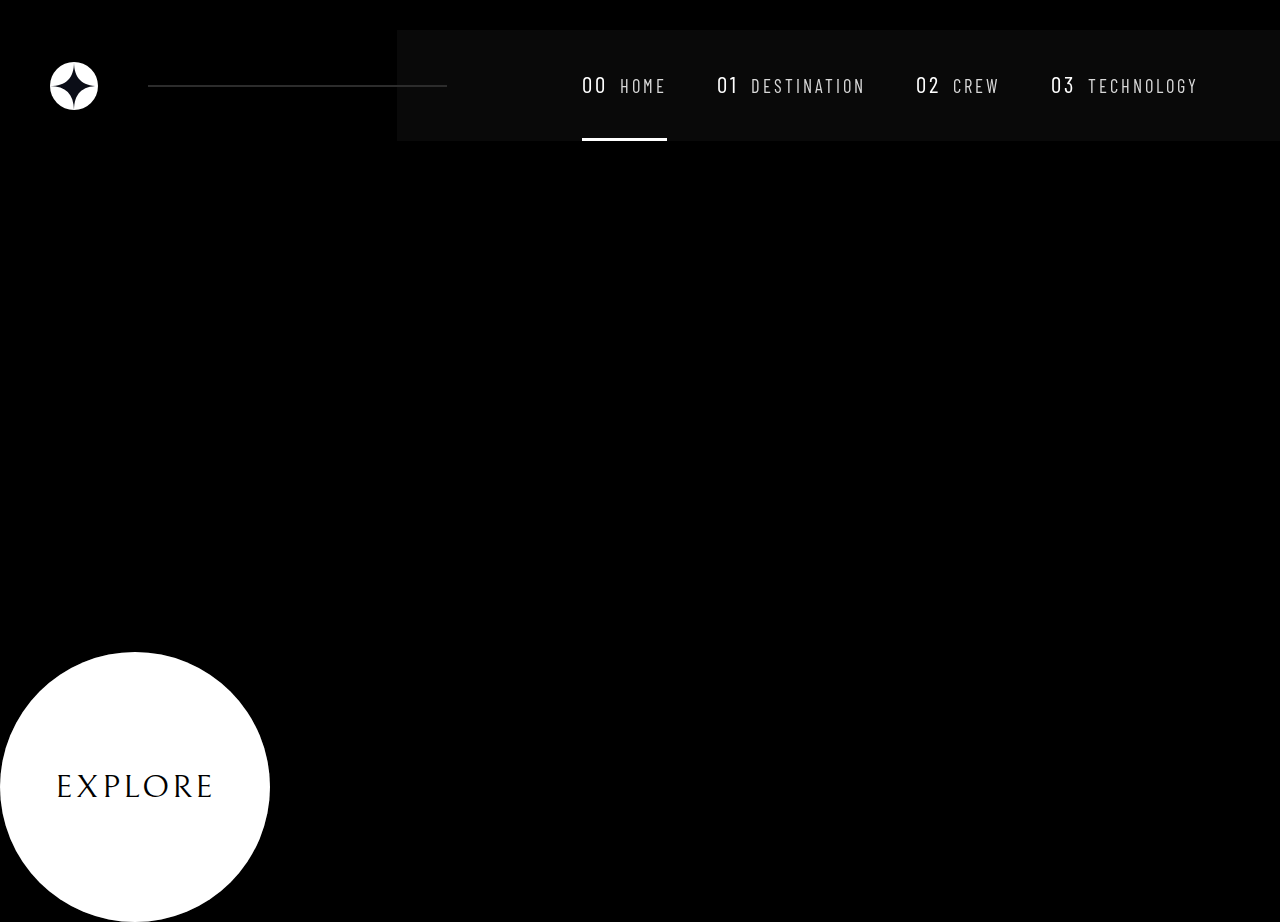
<file: starter-code/web_page/index.html>
<!DOCTYPE html>
<html lang="en">
	<head>
		<meta charset="UTF-8">
		<meta name="viewport" content="width=device-width, initial-scale=1.0">
		<link rel="stylesheet" href="../style.css">
		<link rel="icon" type="image/png" sizes="32x32" href="../assets/favicon-32x32.png">
		<link rel="preconnect" href="https://fonts.googleapis.com" />
		<link rel="preconnect" href="https://fonts.gstatic.com" crossorigin />
		<link href="https://fonts.googleapis.com/css2?family=Barlow+Condensed:wght@400;700&family=Bellefair&family=Barlow:wght@400;700&display=swap" rel="stylesheet"/>
        <link href="https://fonts.googleapis.com/css2?family=Barlow+Condensed&display=swap" rel="stylesheet">
		<script src="../script.js" defer></script>
	<title>Frontend Mentor | Space tourism website</title>
	</head>
	<body>
		<header>
			<img src="../assets/shared/logo.svg" alt="logo" class="img-logo">
			<div class="line-header"></div>
			<nav>
				<ul class="nav-bar">
					<a href="index.html" class="active-hover"><li><span class="number-list">00</span> HOME</li></a>
					<a href="destination.html" class="not-active"><li><span class="number-list">01</span> DESTINATION</li></a>
					<a href="crew.html" class="not-active"><li><span class="number-list">02</span> CREW</li></a>
					<a href="technology.html" class="not-active"><li><span class="number-list">03</span> TECHNOLOGY</li></a>
				</ul>
			</nav>
			<img src="../assets/shared/icon-hamburger.svg" alt="hambuger icon" id="hamburger-icon">
		</header>
		<main>
			<div class="mobile-nav-container">
				<img src="../assets/shared/icon-close.svg" alt="icon close menu" id="icon-close">
				<ul class="mobile-nav">
					<a href="index.html"><li><span class="number-list">00</span> HOME</li></a>
					<a href="destination.html"><li><span class="number-list">01</span> DESTINATION</li></a>
					<a href="crew.html"><li><span class="number-list">02</span> CREW</li></a>
					<a href="technology.html"><li><span class="number-list">03</span> TECHNOLOGY</li></a>
				</ul>
			</div>
			<div class="container">
				<div class="intro-container">
					<p>SO, YOU WANT TO TRAVEL TO</p>
					<p>SPACE</p>
					<p>Let’s face it; if you want to go to space, you might as well genuinely go to 
						outer space and not hover kind of on the edge of it. Well sit back, and relax 
						because we’ll give you a truly out of this world experience!</p>
				</div>
	
	
				<a href="destination.html" class="link-explore">
					<div class="btn-explore">
						EXPLORE
					</div>
				</a>
			</div>
			
		</main>
		<!-- 00 Home
		01 Destination
		02 Crew
		03 Technology

		So, you want to travel to
		Space
		Let’s face it; if you want to go to space, you might as well genuinely go to 
		outer space and not hover kind of on the edge of it. Well sit back, and relax 
		because we’ll give you a truly out of this world experience!

		Explore -->

	</body>
</html>
</file>
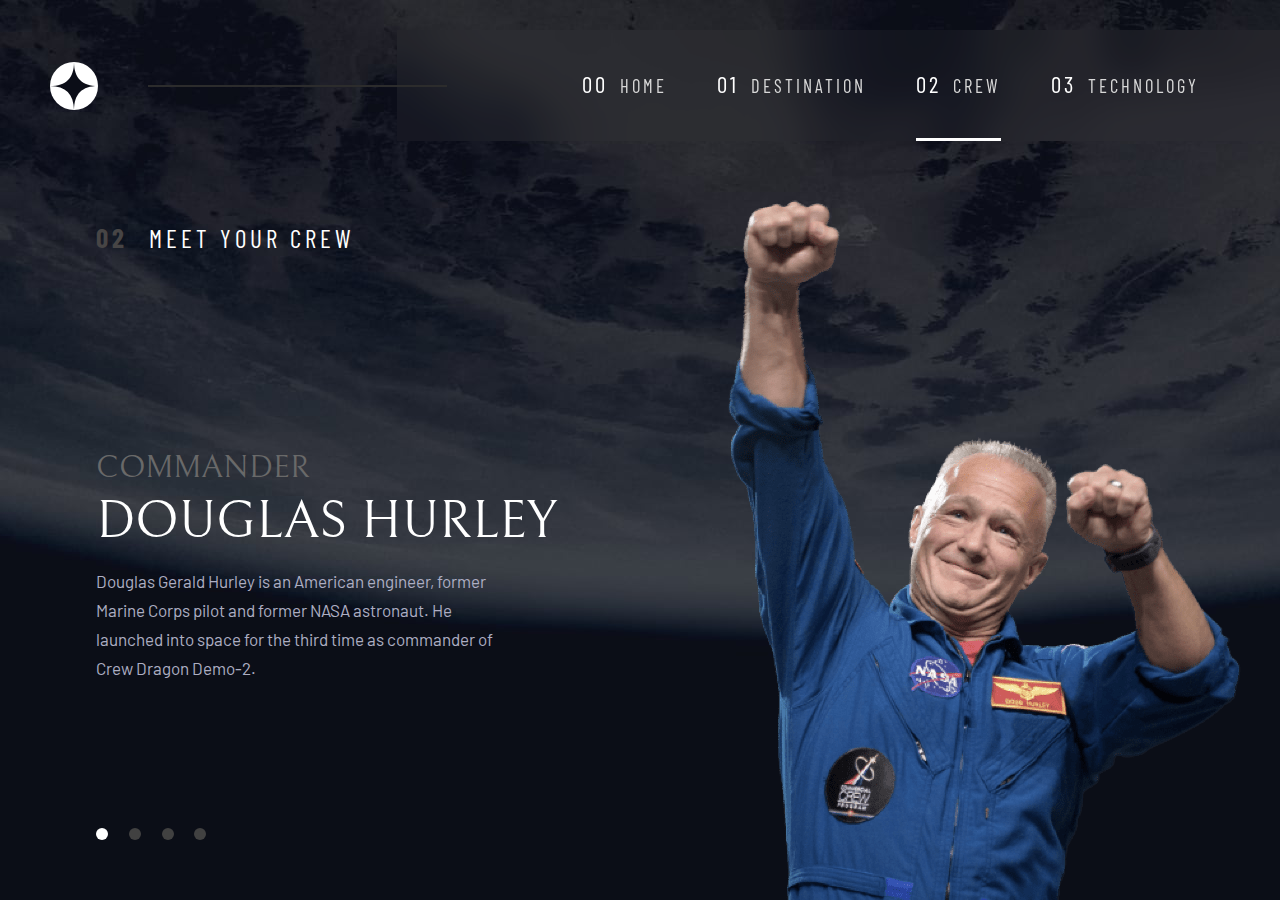
<file: starter-code/page/crew.html>
<!DOCTYPE html>
<html lang="en">
	<head>
		<meta charset="UTF-8">
		<meta name="viewport" content="width=device-width, initial-scale=1.0">
		<link rel="stylesheet" href="../style.css">
		<link rel="icon" type="image/png" sizes="32x32" href="../assets/favicon-32x32.png">
		<link rel="preconnect" href="https://fonts.googleapis.com" />
		<link rel="preconnect" href="https://fonts.gstatic.com" crossorigin />
		<link href="https://fonts.googleapis.com/css2?family=Barlow+Condensed:wght@400;700&family=Bellefair&family=Barlow:wght@400;700&display=swap" rel="stylesheet"/>
        <link href="https://fonts.googleapis.com/css2?family=Barlow+Condensed&display=swap" rel="stylesheet">
		<script src="../script.js" defer></script>
	<title>Space Tourism | Destination</title>
	</head>

	<body class="crew-bc">
		<header>
			<img src="../assets/shared/logo.svg" alt="logo" class="img-logo">
			<div class="line-header"></div>
			<nav>
				<ul class="nav-bar">
					<a href="../../index.html" class="not-active"><li><span class="number-list">00</span> HOME</li></a>
					<a href="../page/destination.html" class="not-active"><li><span class="number-list">01</span> DESTINATION</li></a>
					<a href="../page/crew.html" class="active-hover"><li><span class="number-list">02</span> CREW</li></a>
					<a href="../page/technology.html" class="not-active"><li><span class="number-list">03</span> TECHNOLOGY</li></a>
				</ul>
			</nav>
			<img src="../assets/shared/icon-hamburger.svg" alt="hambuger icon" id="hamburger-icon">
		</header>
			<img src="../assets/crew/image-douglas-hurley.png" alt="Douglas png img" style="display: none;">
			<img src="../assets/crew/image-anousheh-ansari.png" alt="anousheh png img" style="display: none;">
			<img src="../assets/crew/image-mark-shuttleworth.png" alt="mark png img" style="display: none;">
			<img src="../assets/crew/image-victor-glover.png" alt="victor png img" style="display: none;">
			<div class="mobile-nav-container">
				<img src="../assets/shared/icon-close.svg" alt="icon close menu" id="icon-close">
				<ul class="mobile-nav">
					<a href="../../index.html"><li><span class="number-list">00</span> HOME</li></a>
					<a href="../page/destination.html"><li><span class="number-list">01</span> DESTINATION</li></a>
					<a href="../page/crew.html"><li><span class="number-list">02</span> CREW</li></a>
					<a href="../page/technology.html"><li><span class="number-list">03</span> TECHNOLOGY</li></a>
				</ul>
			</div>

			<div class="crew-container">
				<p class="intro-step"><span class="number-step">02</span> MEET YOUR CREW</p>
                <div class="crew-info-container">
                    <div class="crew-info">
						<div>
							<p class="crew-job">Commander</p>
							<p class="crew-name">Douglas Hurley</p>
							<p class="crew-desc">
								Douglas Gerald Hurley is an American engineer, 
								former Marine Corps pilot and former NASA astronaut. 
								He launched into space for the third time as commander 
								of Crew Dragon Demo-2.</p>
						</div>
						<div class="change-crew">
							<span class="btn-change-crew btn-active"></span>
							<span class="btn-change-crew"></span>
							<span class="btn-change-crew"></span>
							<span class="btn-change-crew"></span>
						</div>
					</div>
					<div class="img-crew-container"><img src="../assets/crew/image-douglas-hurley.png" alt="Douglas pmg img" class="crew-img"></div>
					
                </div>
            </div>

	</body>

</html>
</file>
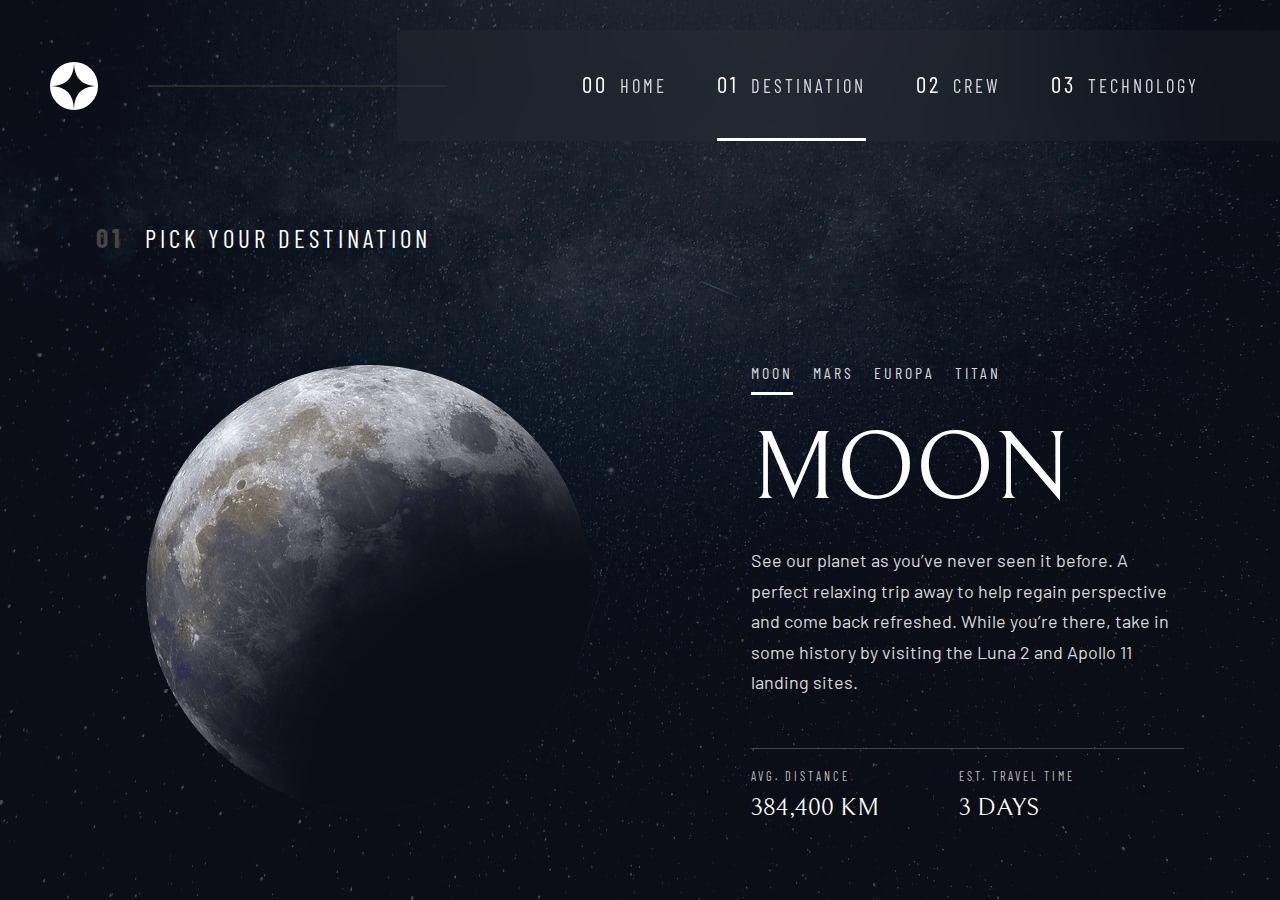
<file: starter-code/page/destination.html>
<!DOCTYPE html>
<html lang="en">
	<head>
		<meta charset="UTF-8">
		<meta name="viewport" content="width=device-width, initial-scale=1.0">
		<link rel="stylesheet" href="../style.css">
		<link rel="icon" type="image/png" sizes="32x32" href="../assets/favicon-32x32.png">
		<link rel="preconnect" href="https://fonts.googleapis.com" />
		<link rel="preconnect" href="https://fonts.gstatic.com" crossorigin />
		<link href="https://fonts.googleapis.com/css2?family=Barlow+Condensed:wght@400;700&family=Bellefair&family=Barlow:wght@400;700&display=swap" rel="stylesheet"/>
        <link href="https://fonts.googleapis.com/css2?family=Barlow+Condensed&display=swap" rel="stylesheet">
		<script src="../script.js" defer></script>
	<title>Space Tourism | Destination</title>
	</head>

	<body class="destination-bc">
		<header>
			<img src="../assets/shared/logo.svg" alt="logo" class="img-logo">
			<div class="line-header"></div>
			<nav>
				<ul class="nav-bar">
					<a href="../../index.html" class="not-active"><li><span class="number-list">00</span> HOME</li></a>
					<a href="../page/destination.html" class="active-hover"><li><span class="number-list">01</span> DESTINATION</li></a>
					<a href="../page/crew.html" class="not-active"><li><span class="number-list">02</span> CREW</li></a>
					<a href="../page/technology.html" class="not-active"><li><span class="number-list">03</span> TECHNOLOGY</li></a>
				</ul>
			</nav>
			<img src="../assets/shared/icon-hamburger.svg" alt="hambuger icon" id="hamburger-icon">
		</header>

			<div class="mobile-nav-container">
				<img src="../assets/shared/icon-close.svg" alt="icon close menu" id="icon-close">
				<ul class="mobile-nav">
					<a href="../../index.html"><li><span class="number-list">00</span> HOME</li></a>
					<a href="../page/destination.html"><li><span class="number-list">01</span> DESTINATION</li></a>
					<a href="../page/crew.html"><li><span class="number-list">02</span> CREW</li></a>
					<a href="../page/technology.html"><li><span class="number-list">03</span> TECHNOLOGY</li></a>
				</ul>
			</div>

			<div class="destination-container">
				<p class="intro-step"><span class="number-step">01</span> PICK YOUR DESTINATION</p>
				<div class="planet-info-container">
					<img src="../assets/destination/image-moon.png" alt="Moon Image" class="planet-img">
					<img src="../assets/destination/image-mars.png" alt="Mars Image" style="display: none;">
					<img src="../assets/destination/image-europa.png" alt="Europa Image" style="display: none;">
					<img src="../assets/destination/image-titan.png" alt="Titan Image" style="display: none;">
					<div class="planet-info">
						<div class="planet-choice">
							<ul id="link-planet">
								<li class="active-hover">MOON</li>
								<li class="not-active">MARS</li>
								<li class="not-active">EUROPA</li>
								<li class="not-active">TITAN</li>
							</ul>
						</div>
						<p class="planet-name">MOON</p>
						<p class="planet-desc">
							See our planet as you’ve never seen it before. A perfect relaxing trip away to help regain perspective and come back refreshed. 
							While you’re there, take in some history by visiting the Luna 2 and Apollo 11 landing sites.
						</p>
						<div class="seperation-line-planet"></div>
						<div class="planet-estimation">
							<div>
								<p class="title-estimation">AVG. DISTANCE</p>
								<p class="desc-estimation" id="planet-distance">384,400 km</p>
							</div>
							<div>
								<p class="title-estimation">EST. TRAVEL TIME</p>
								<p class="desc-estimation" id="planet-travel">3 days</p>
							</div>
						</div>
					</div>
				</div>
			</div>

	</body>

</html>
</file>
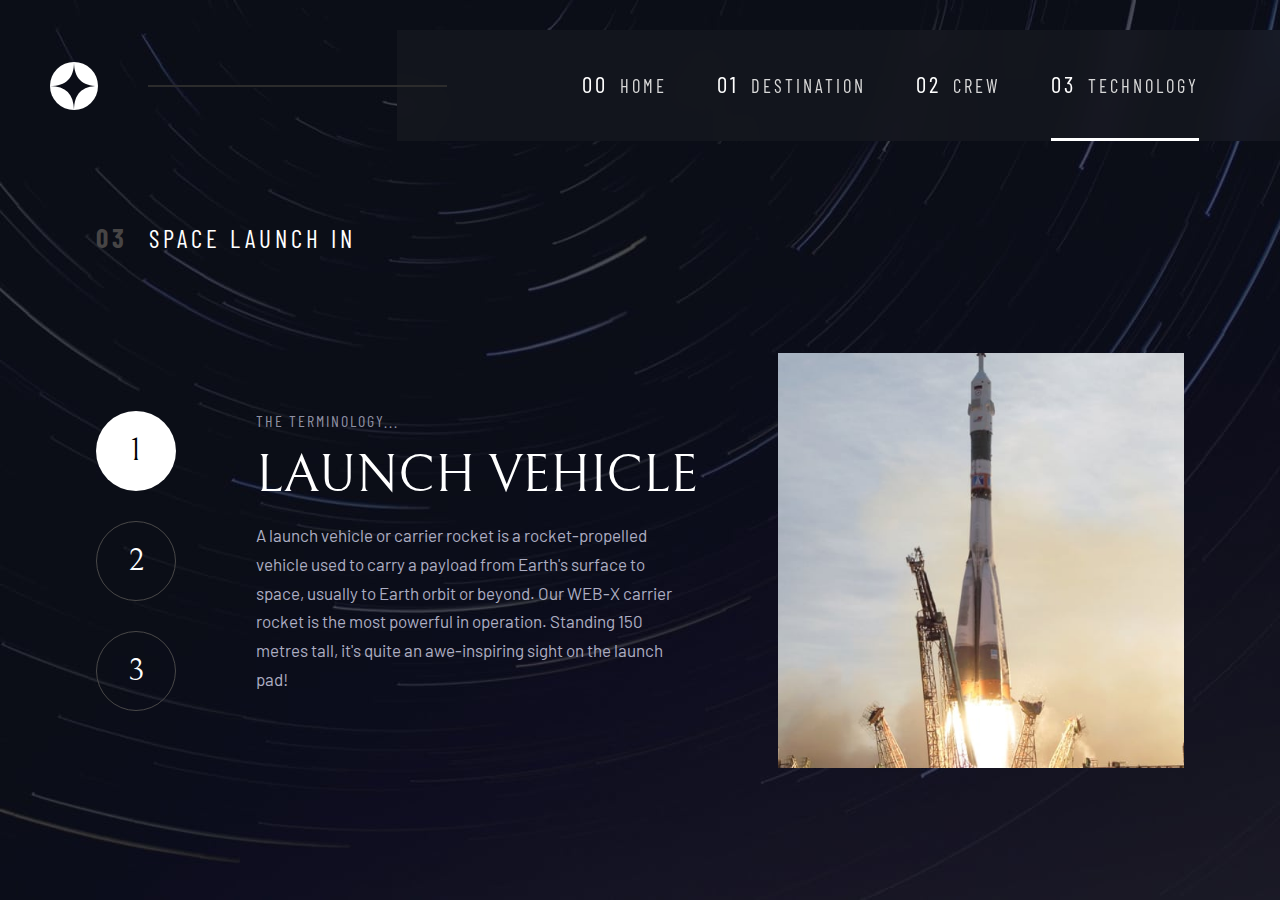
<file: starter-code/page/technology.html>
<!DOCTYPE html>
<html lang="en">
	<head>
		<meta charset="UTF-8">
		<meta name="viewport" content="width=device-width, initial-scale=1.0">
		<link rel="stylesheet" href="../style.css">
		<link rel="icon" type="image/png" sizes="32x32" href="../assets/favicon-32x32.png">
		<link rel="preconnect" href="https://fonts.googleapis.com" />
		<link rel="preconnect" href="https://fonts.gstatic.com" crossorigin />
		<link href="https://fonts.googleapis.com/css2?family=Barlow+Condensed:wght@400;700&family=Bellefair&family=Barlow:wght@400;700&display=swap" rel="stylesheet"/>
        <link href="https://fonts.googleapis.com/css2?family=Barlow+Condensed&display=swap" rel="stylesheet">
		<script src="../script.js" defer></script>
	<title>Space Tourism | Destination</title>
	</head>

	<body class="technology-bc">
		<header>
			<img src="../assets/shared/logo.svg" alt="logo" class="img-logo">
			<div class="line-header"></div>
			<nav>
				<ul class="nav-bar">
					<a href="../../index.html" class="not-active"><li><span class="number-list">00</span> HOME</li></a>
					<a href="../page/destination.html" class="not-active"><li><span class="number-list">01</span> DESTINATION</li></a>
					<a href="../page/crew.html" class="not-active"><li><span class="number-list">02</span> CREW</li></a>
					<a href="../page/technology.html" class="active-hover"><li><span class="number-list">03</span> TECHNOLOGY</li></a>
				</ul>
			</nav>
			<img src="../assets/shared/icon-hamburger.svg" alt="hambuger icon" id="hamburger-icon">
		</header>
			<img src="../assets/technology/image-launch-vehicle-portrait.jpg" alt="launch img desktop" style="display: none;">
			<img src="../assets/technology/image-launch-vehicle-portrait.jpg" alt="launch img mobile" style="display: none;">

			<img src="../assets/technology/image-space-capsule-landscape.jpg" alt="capsule img desktop" style="display: none;">
			<img src="../assets/technology/image-space-capsule-portrait.jpg" alt="capsule img moobile" style="display: none;">
			
			<img src="../assets/technology/image-spaceport-landscape.jpg" alt="spaceport img desktop" style="display: none;">
			<img src="../assets/technology/image-spaceport-portrait.jpg" alt="spaceport img mobile" style="display: none;">

			<div class="mobile-nav-container">
				<img src="../assets/shared/icon-close.svg" alt="icon close menu" id="icon-close">
				<ul class="mobile-nav">
					<a href="../../index.html"><li><span class="number-list">00</span> HOME</li></a>
					<a href="../page/destination.html"><li><span class="number-list">01</span> DESTINATION</li></a>
					<a href="../page/crew.html"><li><span class="number-list">02</span> CREW</li></a>
					<a href="../page/technology.html"><li><span class="number-list">03</span> TECHNOLOGY</li></a>
				</ul>
			</div>

            <div class="crew-container"> <!-- a changer en classe global -->
				<p class="intro-step"><span class="number-step">03</span> SPACE LAUNCH IN</p>
                <div class="technology-info-container">
                    <div class="technology-info">
						<div class="rocket-choice">
							<span class="active">1</span>
							<span>2</span>
							<span>3</span>
						</div>
						<div class="technology-text">
							<p class="technology-title">The terminology...</p>
							<p class="technology-rocket">Launch vehicle</p>
							<p class="technology-desc">
								A launch vehicle or carrier rocket is a rocket-propelled vehicle used to carry a 
                                payload from Earth's surface to space, usually to Earth orbit or beyond. Our 
                                WEB-X carrier rocket is the most powerful in operation. Standing 150 metres tall, 
                                it's quite an awe-inspiring sight on the launch pad!</p>
						</div>
					</div>
					<div class="img-technology-container"><img src="../assets/technology/image-launch-vehicle-portrait.jpg" alt="Douglas pmg img" class="technology-img desktop"> <img src="../assets/technology/image-launch-vehicle-landscape.jpg" alt="Douglas pmg img" class="technology-img mobile"></div>
					
                </div>
            </div>

	</body>

</html>
</file>
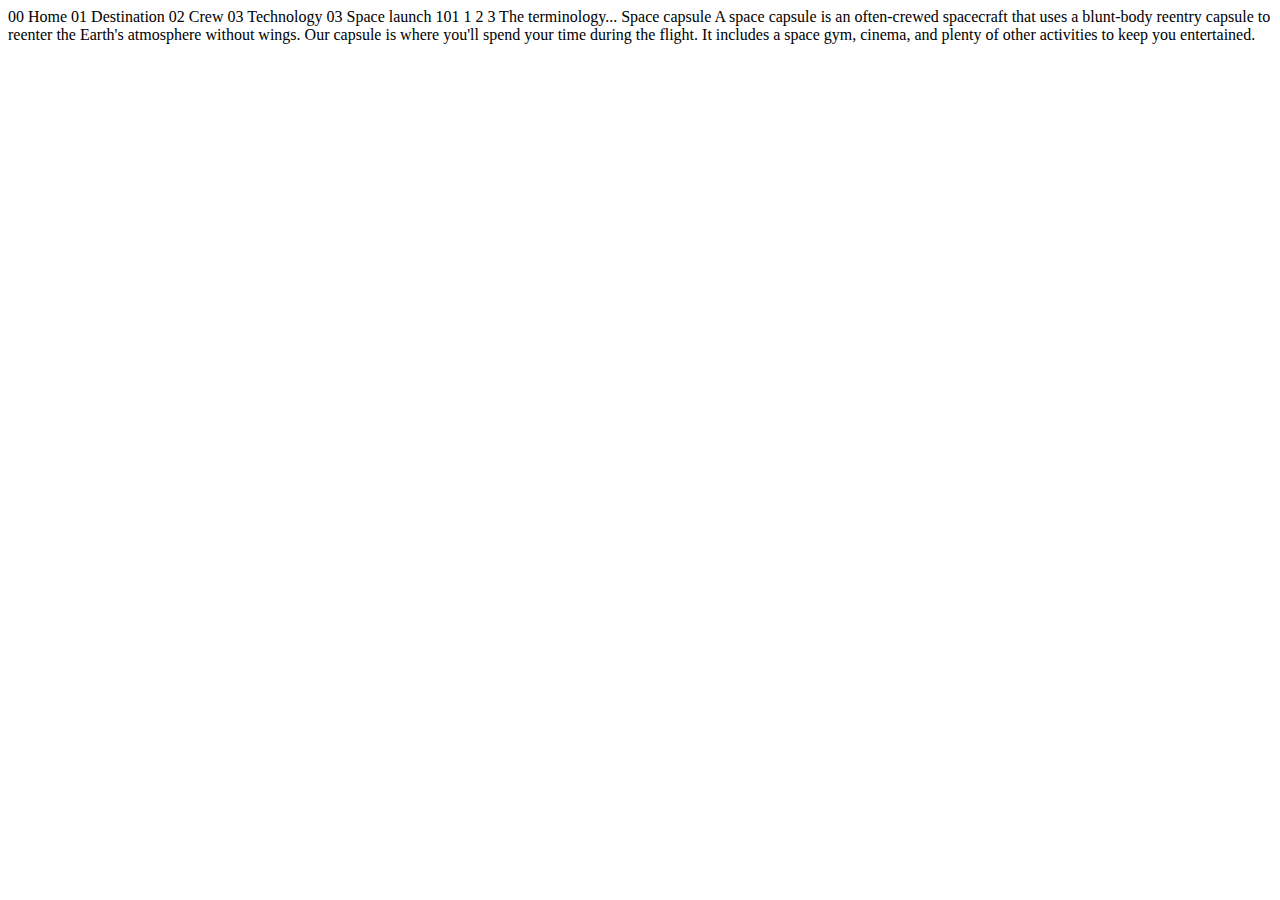
<file: starter-code/technology_web/technology-capsule.html>
<!DOCTYPE html>
<html lang="en">
<head>
  <meta charset="UTF-8">
  <meta name="viewport" content="width=device-width, initial-scale=1.0">

  <link rel="icon" type="image/png" sizes="32x32" href="./assets/favicon-32x32.png">
  
  <title>Frontend Mentor | Space tourism website</title>
</head>
<body>

  00 Home
  01 Destination
  02 Crew
  03 Technology

  03 Space launch 101

  1
  2
  3

  The terminology...
  Space capsule

  A space capsule is an often-crewed spacecraft that uses a blunt-body reentry 
  capsule to reenter the Earth's atmosphere without wings. Our capsule is where 
  you'll spend your time during the flight. It includes a space gym, cinema, 
  and plenty of other activities to keep you entertained.
</body>
</html>
</file>
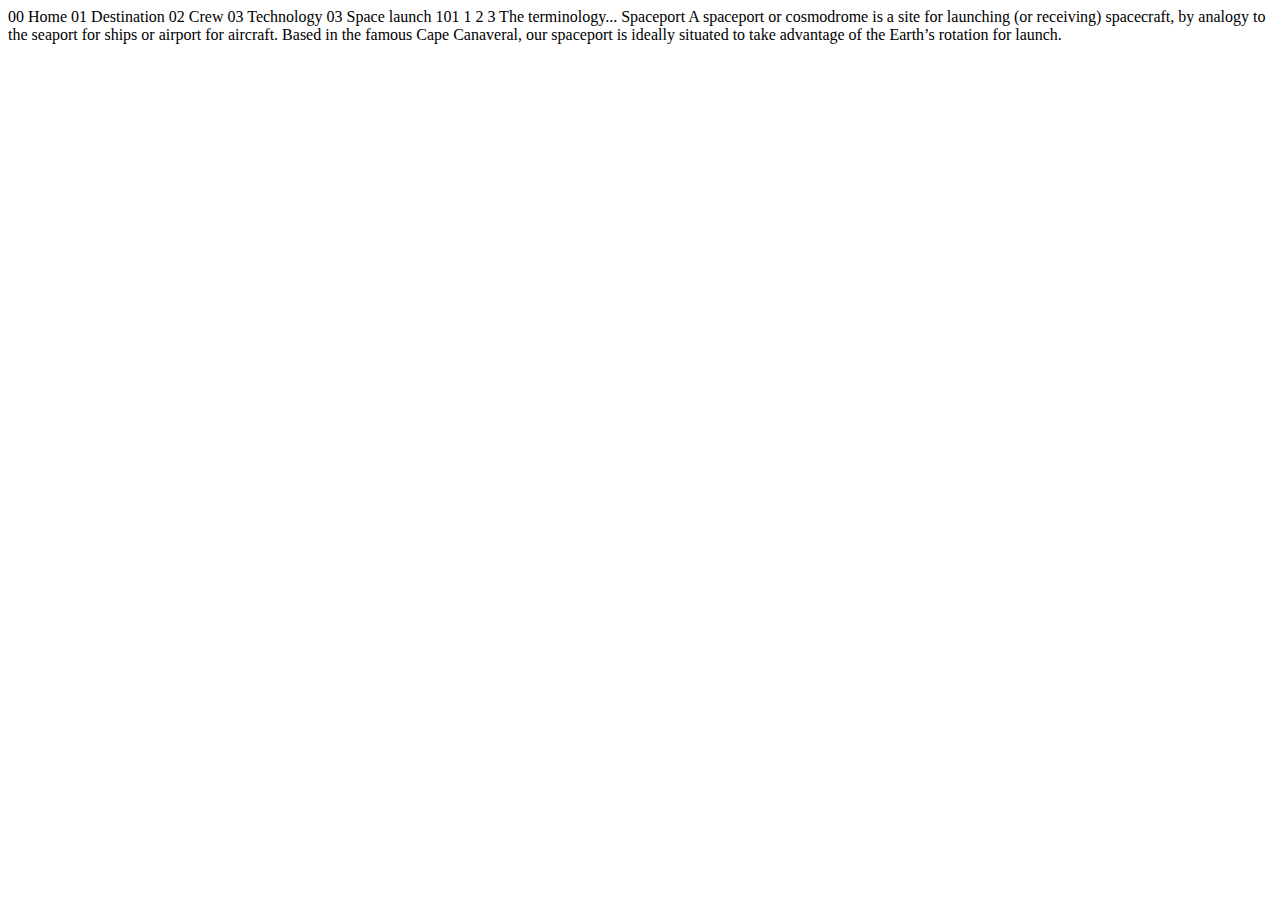
<file: starter-code/technology_web/technology-spaceport.html>
<!DOCTYPE html>
<html lang="en">
<head>
  <meta charset="UTF-8">
  <meta name="viewport" content="width=device-width, initial-scale=1.0">

  <link rel="icon" type="image/png" sizes="32x32" href="./assets/favicon-32x32.png">
  
  <title>Frontend Mentor | Space tourism website</title>
</head>
<body>

  00 Home
  01 Destination
  02 Crew
  03 Technology

  03 Space launch 101

  1
  2
  3

  The terminology...
  Spaceport

  A spaceport or cosmodrome is a site for launching (or receiving) spacecraft, 
  by analogy to the seaport for ships or airport for aircraft. Based in the 
  famous Cape Canaveral, our spaceport is ideally situated to take advantage 
  of the Earth’s rotation for launch.
</body>
</html>
</file>
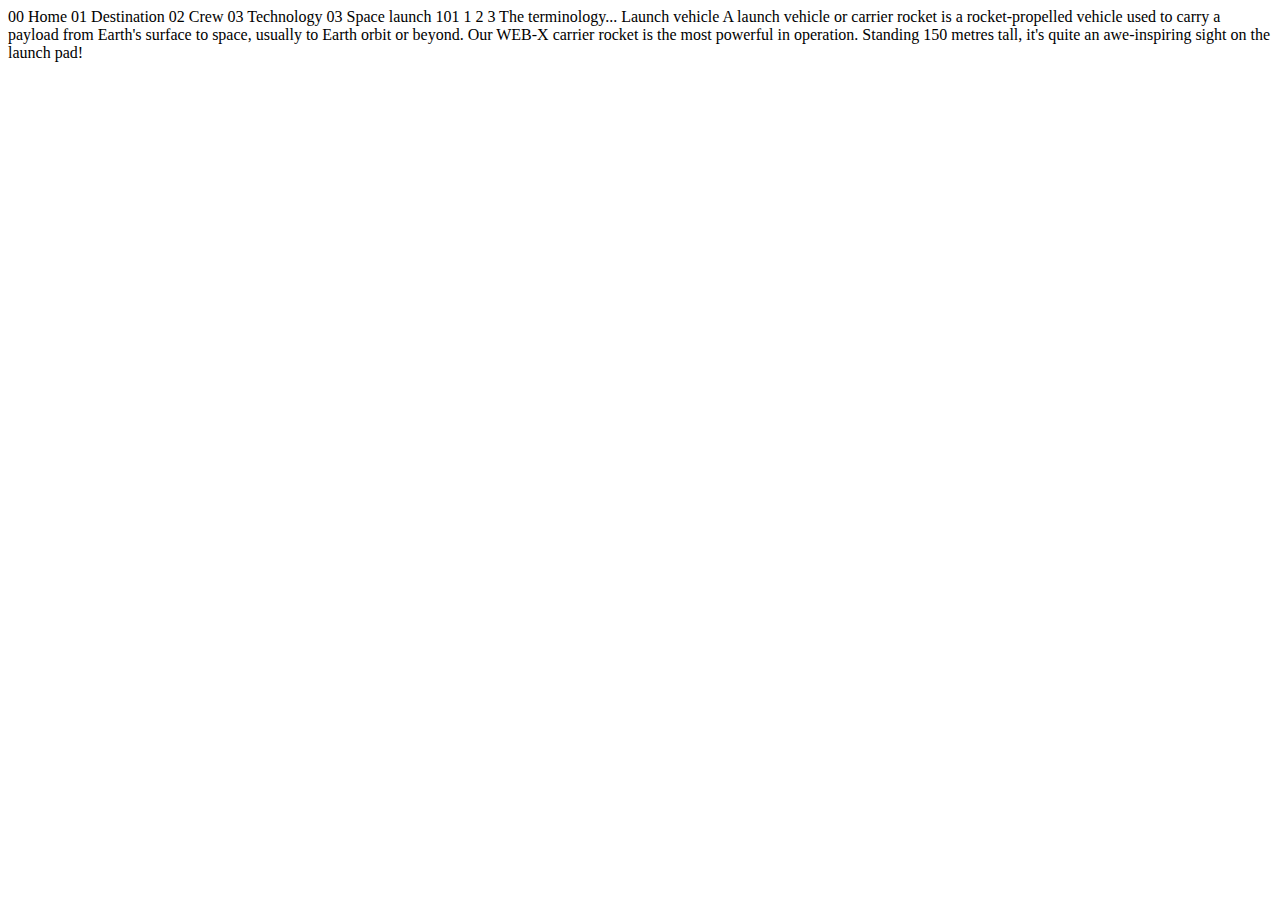
<file: starter-code/technology_web/technology-vehicle.html>
<!DOCTYPE html>
<html lang="en">
<head>
  <meta charset="UTF-8">
  <meta name="viewport" content="width=device-width, initial-scale=1.0">

  <link rel="icon" type="image/png" sizes="32x32" href="./assets/favicon-32x32.png">
  
  <title>Frontend Mentor | Space tourism website</title>
</head>
<body>

  00 Home
  01 Destination
  02 Crew
  03 Technology

  03 Space launch 101

  1
  2
  3

  The terminology...
  Launch vehicle

  A launch vehicle or carrier rocket is a rocket-propelled vehicle used to carry a 
  payload from Earth's surface to space, usually to Earth orbit or beyond. Our 
  WEB-X carrier rocket is the most powerful in operation. Standing 150 metres tall, 
  it's quite an awe-inspiring sight on the launch pad!
</body>
</html>
</file>
<file: starter-code/style.css>
:root{
    --blue-title: #b8b9d1;
    --blue-description: #adaec3;
}


*{
    box-sizing: border-box;
    padding: 0;
    margin: 0;
}

.home-bc{
    background: url(assets/home/background-home-desktop.jpg) no-repeat center center fixed; 
    background-size: cover;
}

.destination-bc{
    background: url(assets/destination/background-destination-desktop.jpg) no-repeat center center fixed; 
    background-size: cover;
}

.crew-bc{
    background: url(assets/crew/background-crew-desktop.jpg) no-repeat center center fixed; 
    background-size: cover;
}

.technology-bc{
    background: url(assets/technology/background-technology-desktop.jpg) no-repeat center center fixed; 
    background-size: cover;
    
}

li{
    list-style-type: none;
}


/* ------- Header GLOBAL ------- */


body{
    min-height: 100vh;
    font-family: "Barlow", sans-serif;
    color: white;
    background-color: black;
}

a{
    text-decoration: none;
}

header{
    display: flex;
    justify-content: space-between;
    align-items: center;
    padding-top: 30px;
    margin-left: 50px;
}

nav{
    font-family: "Barlow Condensed", sans-serif;
    position: relative;
    float: right;
    width: 57em;
    font-size: 18.5px;
    letter-spacing: 3px;
    backdrop-filter: blur(20px);
    background-color: rgba(71, 71, 71, 0.13);
    z-index: 0;
}



.line-header{
    transform: translate(50px);
    width: 47em;
    height: 2px;
    background-color: rgb(44, 44, 44);
    left: 10em;
    z-index: 1;
}



.nav-bar{
    display: flex;
    flex-direction: row;
    margin-left: 10em;
    gap: 50px;
}

.nav-bar a{
    color: rgb(216, 216, 216);
}

.nav-bar li{
    padding: 40px 0;
    transition: all 0.1s;
    border-bottom: 0px solid transparent;
}

.active-hover{
    border-bottom: 3px solid white;
}



.number-list{
    color: white;
    margin-right: 5px;
    font-size: 23px;
}


/* header part and mobile part */

#hamburger-icon{
    display: none;
    cursor: pointer;
}

.mobile-nav-container{
    position: relative;
    position: fixed;
    top: 0;
    right: -20em;
    backdrop-filter: blur(20px);
    width: 15em;
    height: 100vh;
    transition: all 0.3s;
    z-index: 99;
}

.mobile-nav{
    display: flex;
    flex-direction: column;
    gap: 30px;
    /* margin-left: 50px; */
    margin-top: 5em;
    font-size: 25px;
    letter-spacing: 3px;
    font-family: "Barlow Condensed", sans-serif;
    text-align: center;

    
}

#icon-close{
    position: absolute;
    right: 30px;
    top: 35px;
    width: 30px;
    cursor: pointer;
}


.mobile-nav a{
    color: white;
}

.mobile-nav-container{
    display: none;
}

.mobile-nav-container.is-active{
    right: 0;
}

.number-step{
    color: rgb(71, 69, 69);
    margin-right: 12px;
    font-size: 27px;
    font-weight: bold;
}

.intro-step{
    margin-bottom: 4em;
    font-size: 25px;
    letter-spacing: 4px;
    font-family: 'Barlow Condensed', sans-serif;
}

.not-active{
    transition: all 100ms;
}

.not-active:hover{
    border-bottom: 3px solid rgba(163, 200, 255, 0.911);
}

/* ------- Home Page -------- */

/* Left Space, Introduction to space */

.home-container{
    color: white;
    display: flex;
    justify-content: space-between;
    margin-top: 14em;
    margin-left: 25em;
    margin-right: 25em;
}

.intro-container {
    opacity: 0;
    animation: text-showing 1.2s ease-out 0.2s;
    animation-fill-mode: both;
    display: flex;
    flex-direction: column;
    gap: 20px;

}

.intro-container p:nth-child(1){
    font-family: "Barlow Condensed", sans-serif;
    font-size: 30px;
    letter-spacing: 3px;
    color: var(--blue-title);
    letter-spacing: 5px;
}

.intro-container p:nth-child(2){
    font-size: 10em;
    font-family: 'Bellefair', sans-serif;
    color: white;
}

.intro-container p:nth-child(3){
    font-size: 19px;
    font-weight: 500;
    line-height: 35px;
    color: var(--blue-description);
    width: 24.5em;
}


/* Button to explore */



.btn-explore {
    z-index: 1;
    position: relative;
    display: flex;
    animation: btn-showing 1s ease-out 0.8s;
    transition: all 200ms;
    animation-fill-mode: both;
    justify-content: center;
    align-items: center;
    width: 270px;
    height: 270px;
    background-color: white;
    color: black;
    font-size: 33px;
    border-radius: 50%;
    font-family: 'Bellefair', sans-serif;
    letter-spacing: 3px;
    margin-top: 3.4em;
  }

.btn-explore::after{
    content: '';
    position: absolute;
    width: 270px;
    height: 270px;
    background-color: white;
    z-index: -1;
    border-radius: 50%;
    opacity: 0.2;
    transition: all 1s ease;
}

.btn-explore:hover::after{
    transform: scale(1.4);
}


@keyframes text-showing{
    0%{
        transform: translateX(-20%);
        opacity: 0;
    }

    100%{
        transform: translateX(0);
        opacity: 1;
    }
}


@keyframes btn-showing {
    0% {
      transform: translateX(40%);
      opacity: 0;
    }
  
    100% {
      transform: translateX(0);
      opacity: 1;
      cursor: pointer;
    }
  }


/* ---------- Destination Page ------------ */


.destination-bc{
    background: url(assets/destination/background-destination-desktop.jpg) no-repeat center center fixed; 
    background-size: cover;
}

.destination-container{
    width: 68em;
    margin: 5em auto 5em auto;
}

.seperation-line-planet{
    width: 100%;
    height: 1px;
    background-color: rgb(71, 69, 69);
}


.planet-info-container{
    display: flex;
    justify-content: center;
    align-items: center;
    margin-left: 50px;
    gap: 10em;
}

.planet-choice ul{
    display: flex;
    gap: 20px;
    font-size: 16px;
    letter-spacing: 3px;
    color: rgb(216, 216, 216);
}

.planet-choice li{
    padding: 10px 0;
    cursor: pointer;
    font-family: 'Barlow Condensed';

}

.planet-info{
    animation: info-planet-showing 1s ease;
    display: flex;
    flex-direction: column;
    gap: 20px;
    /* width: 28em; */
}


.planet-name{
    font-size: 6em;
    font-family: "Bellefair", sans-serif;
    animation-timing-function: ease;
    text-transform: uppercase;
}

.planet-desc{
    color: rgb(216, 216, 216);
    font-size: 18px;
    line-height: 1.7;
    margin-bottom: 30px;
}

.planet-estimation{
    display: flex;
    gap: 5em;
}

.title-estimation{
    font-size: 12.4px;
    font-family: 'Barlow Condensed', sans-serif;
    letter-spacing: 3px;
    color: rgb(187, 185, 185);
    margin-bottom: 10px;
    text-transform: uppercase;
}

.desc-estimation{
    font-size: 25px;
    font-family: 'Bellefair', sans-serif;
    text-transform: uppercase;
}

.planet-img{
    animation: planet-showing 1.5s ease, planet-rotation 150s linear infinite

}


/* ---------- Crew Page ------------ */

.crew-container{
    width: 68em;
    margin: 5em auto 0 auto;
}

.crew-info{
    margin-top: 6em;
    display: flex;
    flex-direction: column;
    gap: 12em;

}

.crew-job{
    font-size: 2em;
    font-family: 'Bellefair', sans-serif;
    text-transform: uppercase;
    color: rgb(105, 105, 105);
    animation: text-showing 500ms ease;
    
}

.crew-name{
    font-size: 3.3em;
    font-family: 'Bellefair', sans-serif;
    text-transform: uppercase;
    margin-bottom: 15px;
    margin-top: 5px;
    white-space: nowrap;
    animation: text-showing 550ms ease;
}

.crew-desc{
    font-size: 17px;
    color: var(--blue-description);
    line-height: 1.7;
    width: 24.5em;
    animation: text-showing 700ms ease;
}

.crew-info-container{
    display: flex;
    gap: 5em;
    justify-content: space-between;
}

.change-crew{
    display: flex;
    position: absolute;
    bottom: 50px;
    gap: 1.3em;
}

.btn-change-crew{
    display: block;
    width: 12px;
    height: 12px;
    margin-bottom: 10px;
    background-color: rgb(65, 65, 65);
    border-radius: 50%;
    cursor: pointer;
}

.btn-active{
    background-color: white;
}


.crew-img{
    position: absolute;
    bottom: 0;
    max-width: 150%;
    animation: planet-showing 500ms ease;
}

.img-crew-container{
    display: flex;
    justify-content: center;
    width: 25em;
    height: 14cm;
    /* margin-top: 70px; */
    /* border: 2px solid red; */
}



@keyframes planet-showing{
    0%{
        opacity: 0;
    }

    100%{
        opacity: 1;
    }
}


@keyframes info-planet-showing{
    0%{
        opacity: 0;
        transform: translate(50px);
    }

    100%{
        opacity: 1;
        transform: translate(0);
    }
}


@keyframes planet-rotation{

    0%{
        transform: rotate(0);
    }

    100%{
        transform: rotate(360deg);
    }
}



/* ---------- Technology Page ------------ */


.technology-info-container{
    display: flex;
    align-items: center;
    gap: 5em;
    /* justify-content: space-between; */
}

.technology-info{
    display: flex;
    gap: 5em;
}

.technology-title{
    font-size: 1em;
    font-family: 'Barlow Condensed', sans-serif;
    text-transform: uppercase;
    color: #adaec3d2;
    letter-spacing: 2px;
    animation: text-showing-up 500ms ease;
}

.technology-rocket{
    font-size: 3.3em;
    font-family: 'Bellefair', sans-serif;
    text-transform: uppercase;
    margin: 15px 0;
    white-space: nowrap;
    animation: text-showing-up 750ms ease;
}

.technology-desc{
    font-size: 17px;
    color: var(--blue-description);
    line-height: 1.7;
    width: 24.5em;
    animation: text-showing-up 900ms ease;
}

.rocket-choice{
    display: flex;
    flex-direction: column;
    justify-content: space-between;
    align-items: center;
    gap: 30px;
    animation: text-showing-up 900ms ease;
}


.rocket-choice span{
    color: black;
    font-size: 32px;
    font-family: 'Bellefair', sans-serif;
    display: flex;
    justify-content: center;
    align-items: center;
    width: 80px;
    height: 80px;
    border: 1px solid rgb(73, 72, 72);
    color: white;
    border-radius: 50%;
    cursor: pointer;
}

.rocket-choice span.active{
    background-color: white;
    color: black;
    border: none;
}   

.technology-img.mobile{
    display: none;
    animation: text-showing-up 900ms ease;
}

.technology-img.desktop{
    display: block;
    animation: text-showing-up 900ms ease;
}


@keyframes text-showing-up{

    0%{
        opacity: 0;
        transform: translateY(-50px);
    }

    100%{
        opacity: 1;
        transform: translateY(0);
    }
}


@media screen and (max-width: 1672px) {
    .home-container{
        margin-left: 10em;
        margin-right: 10em;
    }
    
}


@media screen and (max-width: 1472px) and (min-width: 1182px) {
    nav{
        width: 120em;
    }
    
    .technology-img{
        width: 100%;
    }

}


@media screen and (max-width: 1182px) {
    

    header{
        margin-top: 0;
    }

    .line-header{
        display: none;
    }

    .home-container{
        flex-direction: column;
        align-items: center;
        justify-content: center;
        text-align: center;
        margin-left: 1em;
        margin-right: 1em;
    }

    nav{
        width: 33em;
        font-size: 15px;
    }

    .nav-bar{
        margin-left: 3em;
    }
    
    .number-list{
        display: none;
    }

    /*--------- Home Responsive ----------- */

    .home-bc{
        background-image: url(assets/home/background-home-tablet.jpg);
    }

    .home-container{
        margin-top: 5em;
        justify-content: center;
    }

    .intro-container{
        justify-content: center;
        align-items: center;
    }

    .intro-container p:nth-child(1){
        font-size: 21px;
    }

    .intro-container p:nth-child(3){
        font-size: 18px;
        width: 33em;
    }

    .btn-explore{
        width: 240px;
        height: 240px;
        font-size: 25px;
    }

    .btn-explore::after{
        content: '';
        width: 240px;
        height: 240px;
    }
    

    /*--------- Destination Responsive ----------- */

    .destination-bc{
        background-image: url(assets/destination/background-destination-tablet.jpg);
    }

    .destination-container{
        width: 90%;
    }


    .planet-info-container{
        flex-direction: column;
        gap: 50px;
        margin-left: 0;
    }

    .planet-info{
        text-align: center;
        justify-content: center;
        align-items: center;
    }

    /*--------- Crew Responsive ----------- */

    .crew-bc{
        background-image: url(assets/crew/background-crew-tablet.jpg);
    }
    
    .crew-container{
        width: 90%;
    }
    
    .crew-info-container{
        flex-direction: column-reverse;
        align-items: center;
    }

    .crew-info{
        flex-direction: column-reverse;
        gap: 35px;
        margin-top: 0;
        margin-bottom: 50px;
        align-items: center;
        text-align: center;
    }


    .crew-name{
        white-space: normal;
        font-size: 2.5em;
    }
    
    .crew-desc{
        width: 100%;
    }

    .crew-job{
        font-size: 1.7em;
    }

    .change-crew{
        position: relative;
    }

    /*--------- Technology Responsive ----------- */

    .technology-bc{
        background-image: url(assets/technology/background-technology-tablet.jpg);
    }

    .technology-img{
        width: 100%;
    }

    .technology-img.mobile{
        display: block;
    }

    .technology-img.desktop{
        display: none;
    }

    .technology-info-container{
        flex-direction: column-reverse;
    }

    .technology-rocket{
        white-space: normal;
    }
    
    .technology-info{
        flex-direction: column;
        justify-content: center;
        align-items: center;
        margin-bottom: 50px;
    }

    .technology-text{
        text-align: center;
    }
    
    .technology-desc{
        width: 100%;
    }

    .rocket-choice{
        flex-direction: row;
        gap: 40px;
    }
    

    
}

@media screen and (max-width: 716px) {

    .mobile-nav-container{
        display: block;
    }

    header{
        margin: 0 30px;
    }

    .img-logo{
        width: 40px;
    }

    #hamburger-icon{
        display: block;
    }

    /*--------- Home Responsive ----------- */

    .home-bc{
        background-color: url(assets/home/background-home-mobile.jpg);
    }

    .intro-container{
        gap: 30px;
    }

    .nav-bar{
        display: none;
    }

    .intro-container p:nth-child(1){
        font-size: 19px;
    }

    .intro-container p:nth-child(2){
        font-size:7em;
    }

    .intro-container p:nth-child(3){
        font-size: 20px;
        width: 100%
    }

    .btn-explore{
        width: 200px;
        height: 200px;
        font-size: 25px;
        margin-top: 30px;
    }

    .btn-explore::after{
        content: '';
        width: 200px;
        height: 200px;
    }

    /*--------- Destination Responsive ----------- */

    .planet-img{
        width: 20em;
    }

    .intro-step{
       text-align: center;
    }

    .planet-name{
        font-size: 5.5em;
    }

    /*--------- Crew Responsive ----------- */

    .crew-bc{
        background-image: url(assets/crew/background-crew-mobile.jpg);
    }

    .img-crew-container{
        transform: scale(0.6);

    }

    .crew-name{
        font-size: 2em;
    }

    .change-crew{
        bottom: 0;
    }
    

    .crew-info-container{
        gap: 0;
    }


    .technology-bc{
        background-image: url(assets/technology/background-technology-mobile.jpg);
    }
    

    
}
</file>
